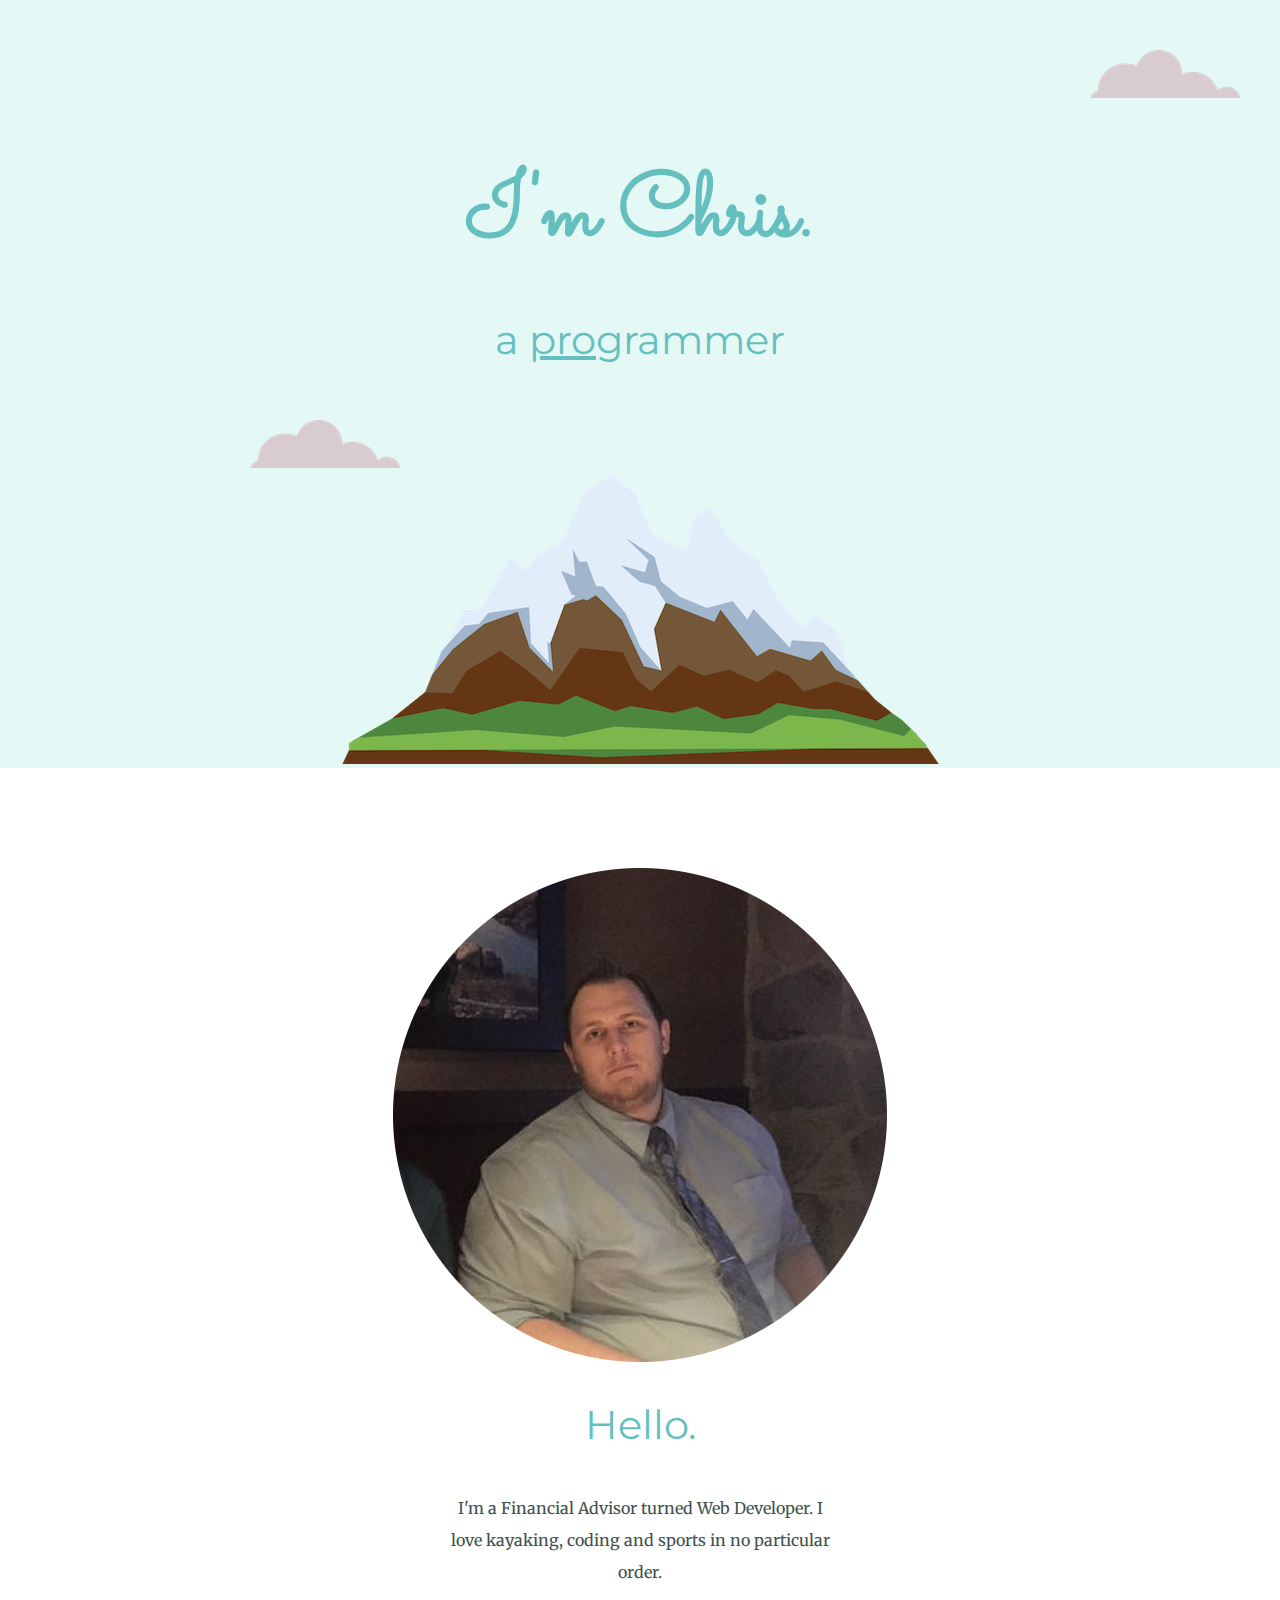
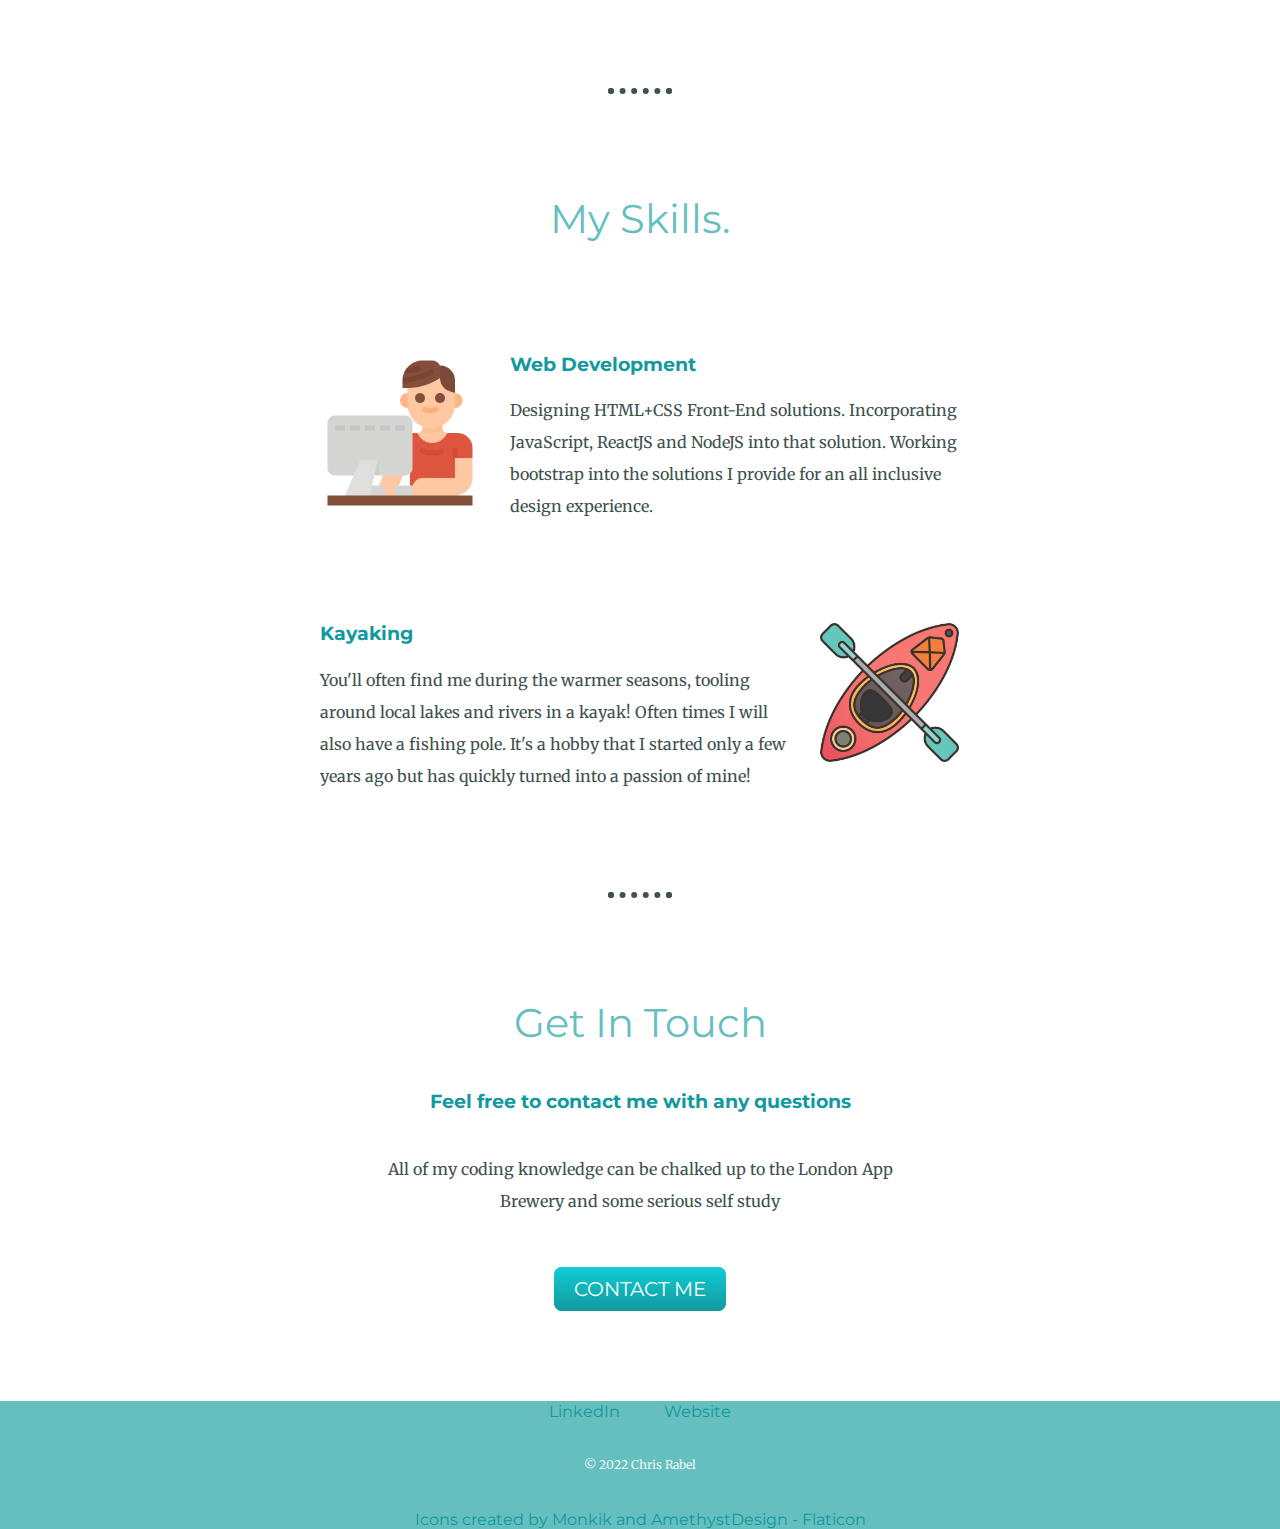
<file: index.html>
<!DOCTYPE html>
<html lang="en" dir="ltr">
  <head>
    <meta charset="utf-8">
    <title>Chris Rabel</title>
    <link rel="stylesheet" type="text/css" href="css/styles.css">
    <link rel="icon" href="favicon.ico">
    <link rel="preconnect" href="https://fonts.googleapis.com">
<link rel="preconnect" href="https://fonts.gstatic.com" crossorigin>
<link href="https://fonts.googleapis.com/css2?family=Merriweather&family=Montserrat&family=Sacramento&display=swap" rel="stylesheet">
  </head>
  <body>
    <div class="top-container">
      <img class="cloud1" src="images/cloud.png" alt="cloud-img">
      <h1>I'm Chris.</h1>
      <h2>a <span class="pro">pro</span>grammer</h2>
      <img class="cloud2" src="images/cloud.png" alt="cloud-img">
      <img src="images/mountain.png" alt="mountain-img">
    </div>
    <div class="middle-container">
      <div class="profile">
        <img src="images/ChrisProfilePicture-modified.png" alt="profilepicture">
        <h2>Hello.</h2>
        <p class="intro">I'm a Financial Advisor turned Web Developer. I love kayaking, coding and sports in no particular order.</p>
      </div>
      <hr>
      <div class="skills">
        <h2>My Skills.</h2>
        <div class="skill-row">
          <img class="computer" src="images/computer.png" alt="computerpicture">
          <h3>Web Development</h3>
          <p class="code-skill-description">Designing HTML+CSS Front-End solutions. Incorporating JavaScript, ReactJS and NodeJS into that solution. Working bootstrap into the solutions I provide for an all inclusive design experience. </p>
        </div>
        <div class="skill-row">
          <img class="kayak" src="images/kayak.png" alt="kayak">
          <h3>Kayaking</h3>
          <p class="kayak-skill-description">You'll often find me during the warmer seasons, tooling around local lakes and rivers in a kayak! Often times I will also have a fishing pole. It's a hobby that I started only a few years ago but has quickly turned into a passion of mine!</p>
        </div>
      </div>
      <hr>
      <div class="contact-me">
        <h2>Get In Touch</h2>
        <h3>Feel free to contact me with any questions</h3>
        <p class="contact-message">All of my coding knowledge can be chalked up to the London App Brewery and some serious self study</p>
        <a class="btn" href="mailto:rabelchris@gmail.com">CONTACT ME</a>
      </div>
    </div>


    <div class="bottom-container">
      <a class="footer-link" href="https://www.linkedin.com/">LinkedIn</a>
      <a class="footer-link" href="https://www.appbrewery.co/">Website</a>
      <p class="copyright">© 2022 Chris Rabel</p>
      <a href="https://www.flaticon.com/icons/" title="kayak and computer icons">Icons created by Monkik and AmethystDesign - Flaticon</a>
    </div>
    </div>
  </body>
</html>
</file>
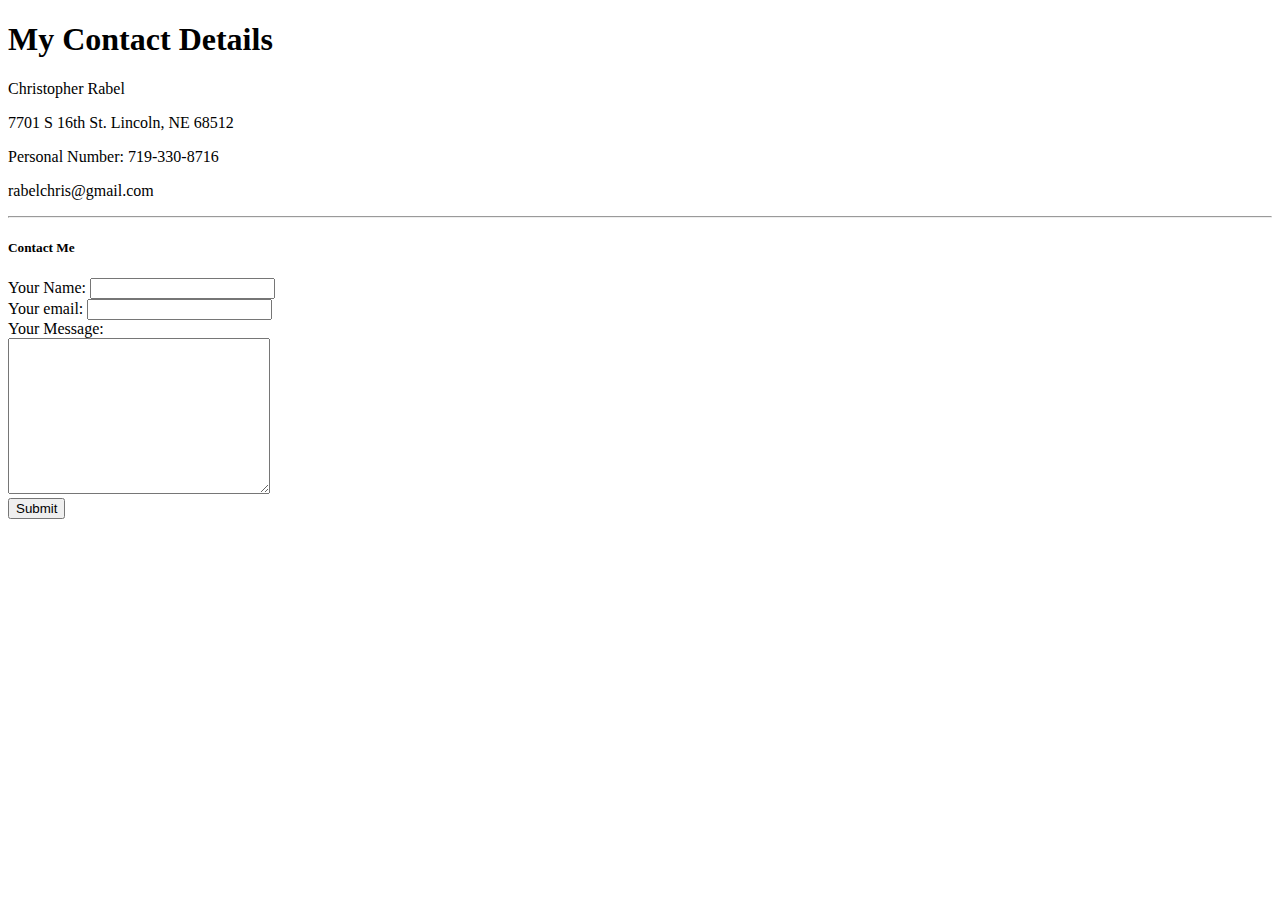
<file: contactinformation.html>
<!DOCTYPE html>
<html lang="en" dir="ltr">
  <head>
    <meta charset="utf-8">
    <title>Contact Me</title>
  </head>

  <h1>My Contact Details</h1>
  <p>Christopher Rabel</p>
  <p>7701 S 16th St. Lincoln, NE 68512</p>
  <p>Personal Number: 719-330-8716</p>
  <p>rabelchris@gmail.com</p>
  <hr>
  <h5>Contact Me</h5>
  <form action="mailto:rabelchris@gmail.com" method="post" enctype="text/plain">
    <label>Your Name:</label>
    <input type="text" name="yourName" value=""><br>
    <label for="">Your email:</label>
    <input type="email" name="yourEmail" value=""><br>
    <label for="">Your Message:</label><br>
    <textarea name="YourMessage" rows="10" cols="30"></textarea><br>
    <input type="submit" name="">
  </form>
  <body>

  </body>
</html>
</file>
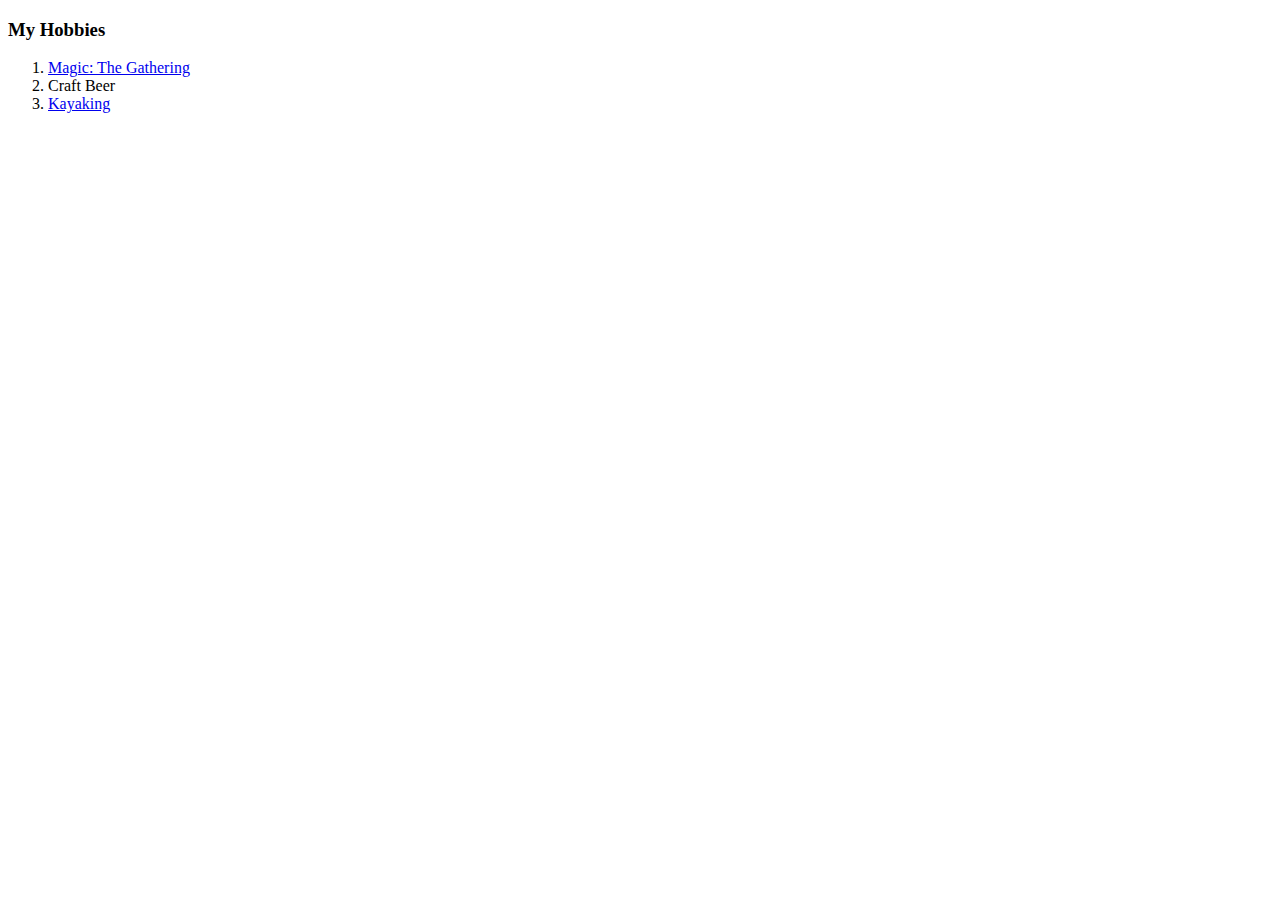
<file: hobbies.html>
<!DOCTYPE html>
<html lang="en" dir="ltr">
  <head>
    <meta charset="utf-8">
    <title>My Hobbies</title>
  </head>
  <body>
    <h3>My Hobbies</h3>
      <ol>
        <li><a href="https://www.youtube.com/watch?v=w0lMcAdXopg">Magic: The Gathering</a></li>
        <li>Craft Beer</li>
        <li><a href="https://www.colorado.com/activities/kayaking?gclid=Cj0KCQjwg_iTBhDrARIsAD3Ib5gZPxi4k1iX4ApkwyXcmdP7dvlWSAIjX6FS37IYIU0XWnl5By543d0aAvi5EALw_wcB">Kayaking</a></li>
      </ol>
    </body>
</html>
</file>
<file: css/styles.css>
body {
  margin: 0;
  text-align: center;
  color: #40514E;
  font-family: 'Merriweather',sans-serif;
}

h1 {
color: #66BFBF;
font-size: 5.625rem;
 margin: 50px auto 0 auto;
 font-family: 'Sacramento',sans-serif;
}

h2 {
  color: #66BFBF;
  font-weight: normal;
  font-family: 'Montserrat',sans-serif;
  font-size: 2.5rem;
  padding-bottom: 10px;
}

h3 {
  color: #11999E;
  font-family: 'Montserrat',sans-serif;
}

p {
  line-height: 2;
}

hr {
  border: dotted #40514E 6px;
  border-bottom: none;
  width: 4%;
  margin: 100px auto;
}

a{
  color: #11999E;
  font-family: 'Montserrat', sans-serif;
  margin: 10px 20px;
  text-decoration: none;

}

.copyright {
  color: #EAF6F6;
  font-size: 0.75rem;
  padding: 20px 0;
}

a:hover {
  color: #EAF6F6;

}

.top-container {
  background-color: #E4F9F5;
  position: relative;
  padding-top: 100px;
}

.pro {
text-decoration: underline;
}

.middle-container {

  margin: 100px 0;
}

.intro {
  width: 30%;
  margin: auto;
}

.bottom-container {
background-color: #66BFBF
}

.contact-message {
  width: 40%;
  margin: 40px auto 60px;
}

.cloud1 {
  position: absolute;
  right: 40px;
  top: 50px;
}

.cloud2 {
  position: absolute;
  left: 250px;
  bottom: 300px;
}

.computer {
  width: 25%;
  margin-right: 30px;
  float: left;
}

.kayak {
  width: 22%;
  margin-left: 30px;
  float: right;
}

.skill-row {
  position: relative;
  text-align: left;
  margin: 100px auto 100px auto;
  width: 50%;
}

.footer-link {
  margin-top: 50px;
}

.btn {
  background: #11cdd4;
  background-image: -webkit-linear-gradient(top, #11cdd4, #11999e);
  background-image: -moz-linear-gradient(top, #11cdd4, #11999e);
  background-image: -ms-linear-gradient(top, #11cdd4, #11999e);
  background-image: -o-linear-gradient(top, #11cdd4, #11999e);
  background-image: linear-gradient(to bottom, #11cdd4, #11999e);
  -webkit-border-radius: 8;
  -moz-border-radius: 8;
  border-radius: 8px;
  font-family: 'Montserrat', sans-serif;
  color: #ffffff;
  font-size: 20px;
  padding: 10px 20px 10px 20px;
  text-decoration: none;
}

.btn:hover {
  background: #30e3cb;
  background-image: -webkit-linear-gradient(top, #30e3cb, #2bc4ad);
  background-image: -moz-linear-gradient(top, #30e3cb, #2bc4ad);
  background-image: -ms-linear-gradient(top, #30e3cb, #2bc4ad);
  background-image: -o-linear-gradient(top, #30e3cb, #2bc4ad);
  background-image: linear-gradient(to bottom, #30e3cb, #2bc4ad);
  text-decoration: none;
}
</file>
